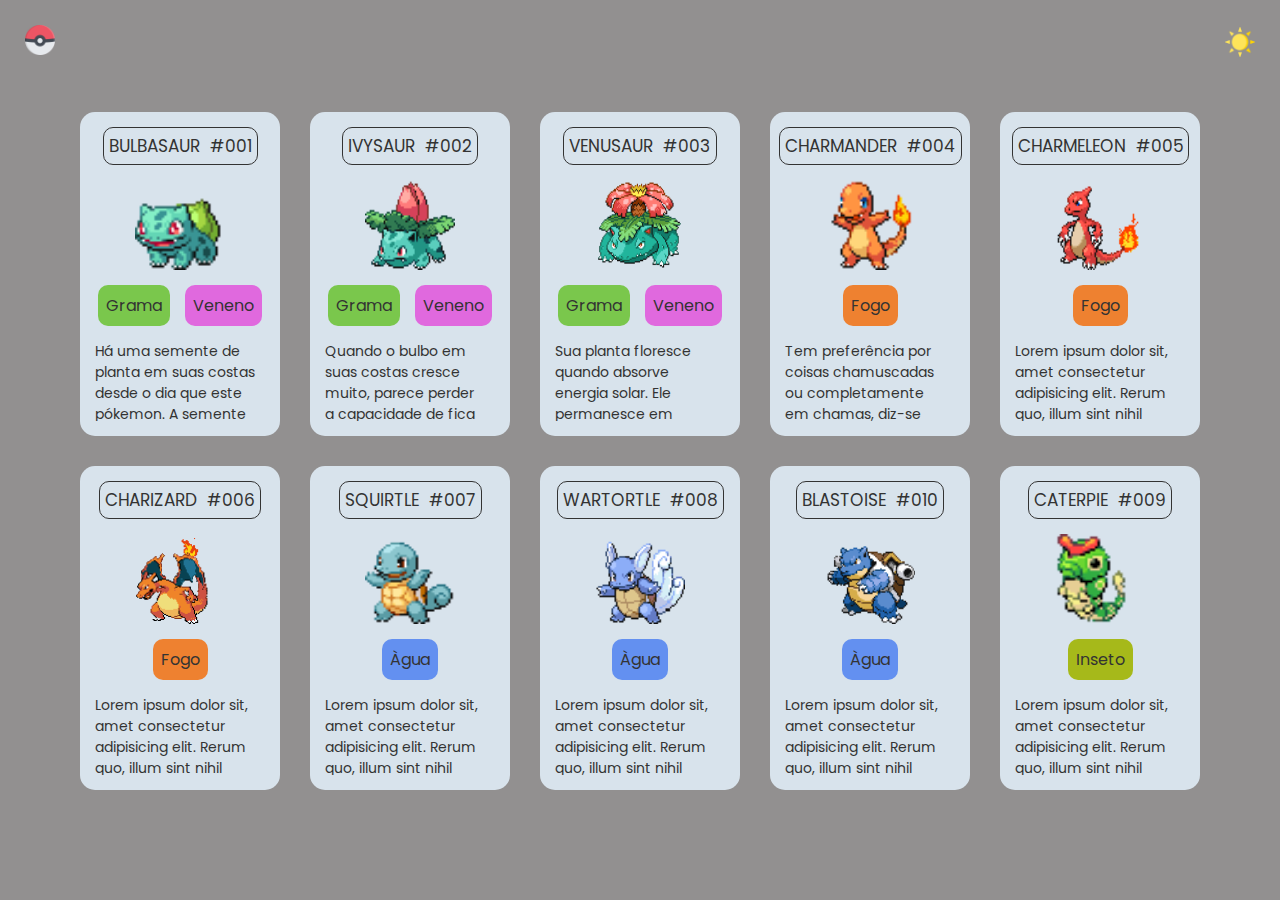
<file: index.html>
<!DOCTYPE html>
<html lang="en">

<head>
    <meta charset="UTF-8">
    <meta http-equiv="X-UA-Compatible" content="IE=edge">
    <meta name="viewport" content="width=device-width, initial-scale=1.0">
    <title>Pokédex</title>

    <link rel="preconnect" href="https://fonts.googleapis.com">
    <link rel="preconnect" href="https://fonts.gstatic.com" crossorigin>
    <link href="https://fonts.googleapis.com/css2?family=Poppins:wght@300;500;800&display=swap" rel="stylesheet">

    <link rel="stylesheet" href="./src/css/reset.css">
    <link rel="stylesheet" href="./src/css/estilos.css">
    <link rel="stylesheet" href="./src/css/scrollbar.css">
</head>
<body>
    <header>
        <a href="#">
            <img src="./src/imagens/imagens/pokeball.png" alt="pokebola" class="logo">
        </a>
        <button id="botao-alterar-tema">
            <img src="./src/imagens/imagens/sun.png" alt="imagem do sol" class="imagem-botao">
        </button>
    </header>
    <main>
        <ul class="listagem-pokemon">
            <li class="cartao-pokemon">
                <div class="informacoes">
                    <span>Bulbasaur</span>
                    <span>#001</span>
                </div>

                <img src="./src/imagens/imagens/bulbasaur.gif" alt="Bulbasaur" class="gif">

                <ul class="tipos">
                    <li class="tipo grama">Grama</li>
                    <li class="tipo veneno">Veneno</li>
                </ul>

                <p class="descricao">Há uma semente de planta em suas costas desde o dia que este pókemon. A semente
                    cresce lentamente.</p>
            </li>

            <li class="cartao-pokemon">
                <div class="informacoes">
                    <span>Ivysaur</span>
                    <span>#002</span>
                </div>

                <img src="./src/imagens/imagens/ivysaur.gif" alt="Ivysaur" class="gif">

                <ul class="tipos">
                    <li class="tipo grama">Grama</li>
                    <li class="tipo veneno">Veneno</li>
                </ul>

                <p class="descricao">Quando o bulbo em suas costas cresce muito, parece perder a capacidade de fica de
                    pé em suas patas traseiras.</p>
            </li>

            <li class="cartao-pokemon">
                <div class="informacoes">
                    <span>Venusaur</span>
                    <span>#003</span>
                </div>

                <img src="./src/imagens/imagens/venusaur.gif" alt="Venusaur" class="gif">

                <ul class="tipos">
                    <li class="tipo grama">Grama</li>
                    <li class="tipo veneno">Veneno</li>
                </ul>

                <p class="descricao">Sua planta floresce quando absorve energia solar. Ele permanesce em movimento para
                    procurar luz solar.</p>
            </li>

            <li class="cartao-pokemon">
                <div class="informacoes">
                    <span>Charmander</span>
                    <span>#004</span>
                </div>

                <img src="./src/imagens/imagens/charmander.gif" alt="Charmander" class="gif">

                <ul class="tipos">
                    <li class="tipo fogo">Fogo</li>
                </ul>

                <p class="descricao">Tem preferência por coisas chamuscadas ou completamente em chamas, diz-se que sua
                    clada está sempre em chamas.</p>
            </li>

            <li class="cartao-pokemon">
                <div class="informacoes">
                    <span>Charmeleon</span>
                    <span>#005</span>
                </div>

                <img src="./src/imagens/imagens/charmeleon.gif" alt="Charmeleon" class="gif">

                <ul class="tipos">
                    <li class="tipo fogo">Fogo</li>
                </ul>

                <p class="descricao">Lorem ipsum dolor sit, amet consectetur adipisicing elit. Rerum quo, illum sint
                    nihil expedita quod voluptate atque dignissimos. Temporibus hic fugit voluptatem nostrum
                    exercitationem, ab beatae sequi amet ipsa quidem!</p>
            </li>

            <li class="cartao-pokemon">
                <div class="informacoes">
                    <span>Charizard</span>
                    <span>#006</span>
                </div>

                <img src="./src/imagens/imagens/charizard.gif" alt="Charizard" class="gif">

                <ul class="tipos">
                    <li class="tipo fogo">Fogo</li>
                </ul>

                <p class="descricao">Lorem ipsum dolor sit, amet consectetur adipisicing elit. Rerum quo, illum sint
                    nihil expedita quod voluptate atque dignissimos. Temporibus hic fugit voluptatem nostrum
                    exercitationem, ab beatae sequi amet ipsa quidem!</p>
            </li>

            <li class="cartao-pokemon">
                <div class="informacoes">
                    <span>Squirtle</span>
                    <span>#007</span>
                </div>

                <img src="./src/imagens/imagens/squirtle.gif" alt="Squirtle" class="gif">

                <ul class="tipos">
                    <li class="tipo agua">Àgua</li>
                </ul>

                <p class="descricao">Lorem ipsum dolor sit, amet consectetur adipisicing elit. Rerum quo, illum sint
                    nihil expedita quod voluptate atque dignissimos. Temporibus hic fugit voluptatem nostrum
                    exercitationem, ab beatae sequi amet ipsa quidem!</p>
            </li>

            <li class="cartao-pokemon">
                <div class="informacoes">
                    <span>Wartortle</span>
                    <span>#008</span>
                </div>

                <img src="./src/imagens/imagens/wartortle.gif" alt="Wartortle" class="gif">

                <ul class="tipos">
                    <li class="tipo agua">Àgua</li>
                </ul>

                <p class="descricao">Lorem ipsum dolor sit, amet consectetur adipisicing elit. Rerum quo, illum sint
                    nihil expedita quod voluptate atque dignissimos. Temporibus hic fugit voluptatem nostrum
                    exercitationem, ab beatae sequi amet ipsa quidem!</p>
            </li>

            <li class="cartao-pokemon">
                <div class="informacoes">
                    <span>Blastoise</span>
                    <span>#010</span>
                </div>

                <img src="./src/imagens/imagens/blastoise.gif" alt="Blastoise" class="gif">

                <ul class="tipos">
                    <li class="tipo agua">Àgua</li>
                </ul>

                <p class="descricao">Lorem ipsum dolor sit, amet consectetur adipisicing elit. Rerum quo, illum sint
                    nihil expedita quod voluptate atque dignissimos. Temporibus hic fugit voluptatem nostrum
                    exercitationem, ab beatae sequi amet ipsa quidem!</p>
            </li>

            <li class="cartao-pokemon">
                <div class="informacoes">
                    <span>Caterpie</span>
                    <span>#009</span>
                </div>

                <img src="./src/imagens/imagens/caterpie.gif" alt="Caterpie" class="gif">

                <ul class="tipos">
                    <li class="tipo inseto">Inseto</li>
                </ul>

                <p class="descricao">Lorem ipsum dolor sit, amet consectetur adipisicing elit. Rerum quo, illum sint
                    nihil expedita quod voluptate atque dignissimos. Temporibus hic fugit voluptatem nostrum
                    exercitationem, ab beatae sequi amet ipsa quidem!</p>
            </li>

        </ul>
    </main>

    <script src="./src/js/index.js"></script>
</body>

</html>
</file>
<file: src/css/estilos.css>
body {
    font-family: 'poppins', sans-serif;
    max-width: 1280px;
    margin: 0 auto;
    background-color: #5e5b5bad;
    color: #333333;
}

body.modo-escuro {
    background-color: #212121;
    color: #f5f5f5;
}

header {
    display: flex;
    justify-content: space-between;
    padding: 25px;
}

header .logo,
header .imagem-botao {
    width: 30px;
    transition: 0.2s ease-in-out;
}

header #botao-alterar-tema {
    background: none;
    border: none;
}

header .logo:hover,
header .imagem-botao:hover,
main .cartao-pokemon:hover {
    transform: scale(1.05);
    cursor: pointer;
}

main {
    padding: 25px;
}

main .listagem-pokemon {
    display: flex;
    flex-wrap: wrap;
    gap: 30px;
    justify-content: center;
}

main .cartao-pokemon {
    background-color: #d8e3ec;
    width: 200px;
    padding: 15px;
    display: flex;
    flex-direction: column;
    align-items: center;
    gap: 15px;
    border-radius: 15px;
    transition: 0.2s ease-in-out;
}

main .cartao-pokemon:hover {
    background-color: #96d9d6;
}

.modo-escuro .cartao-pokemon {
    background-color: #a8a8a8;
}

main .cartao-pokemon .informacoes {
    display: flex;
    justify-content: space-between;
    border: 1px solid #333333;
    border-radius: 10px;
}

main .cartao-pokemon .informacoes span {
    padding: 5px;
    text-transform: uppercase;
    font-size: 17px;
}

main .cartao-pokemon .gif {
    width: 90px;
    height: 90px;
}

main .cartao-pokemon .tipos {
    display: flex;
    gap: 15px;
}

main .cartao-pokemon .tipo {
    padding: 8px;
    border-radius: 10px;
}

.grama {
    background-color: #7ac74c;
}

.veneno {
    background-color: #df67ddfb;
}

.fogo {
    background-color: #ee8130;
}

.agua {
    background-color: #6390f0;
}

.inseto {
    background-color: #a6b91a;
}

main .descricao {
    max-height: 80px;
    overflow-y: scroll;
    font-size: 14px;
    padding-right: 10px;
}
</file>
<file: src/css/scrollbar.css>
/* ===== Scrollbar CSS ===== */

*::-webkit-scrollbar {
    width: 12px;
}

*::-webkit-scrollbar-track {
    background: #f1e9e9;
}

*::-webkit-scrollbar-thumb {
    background-color: #582965;
    border-radius: 10px;
    border: 3px solid #ffffff;
}
</file>
